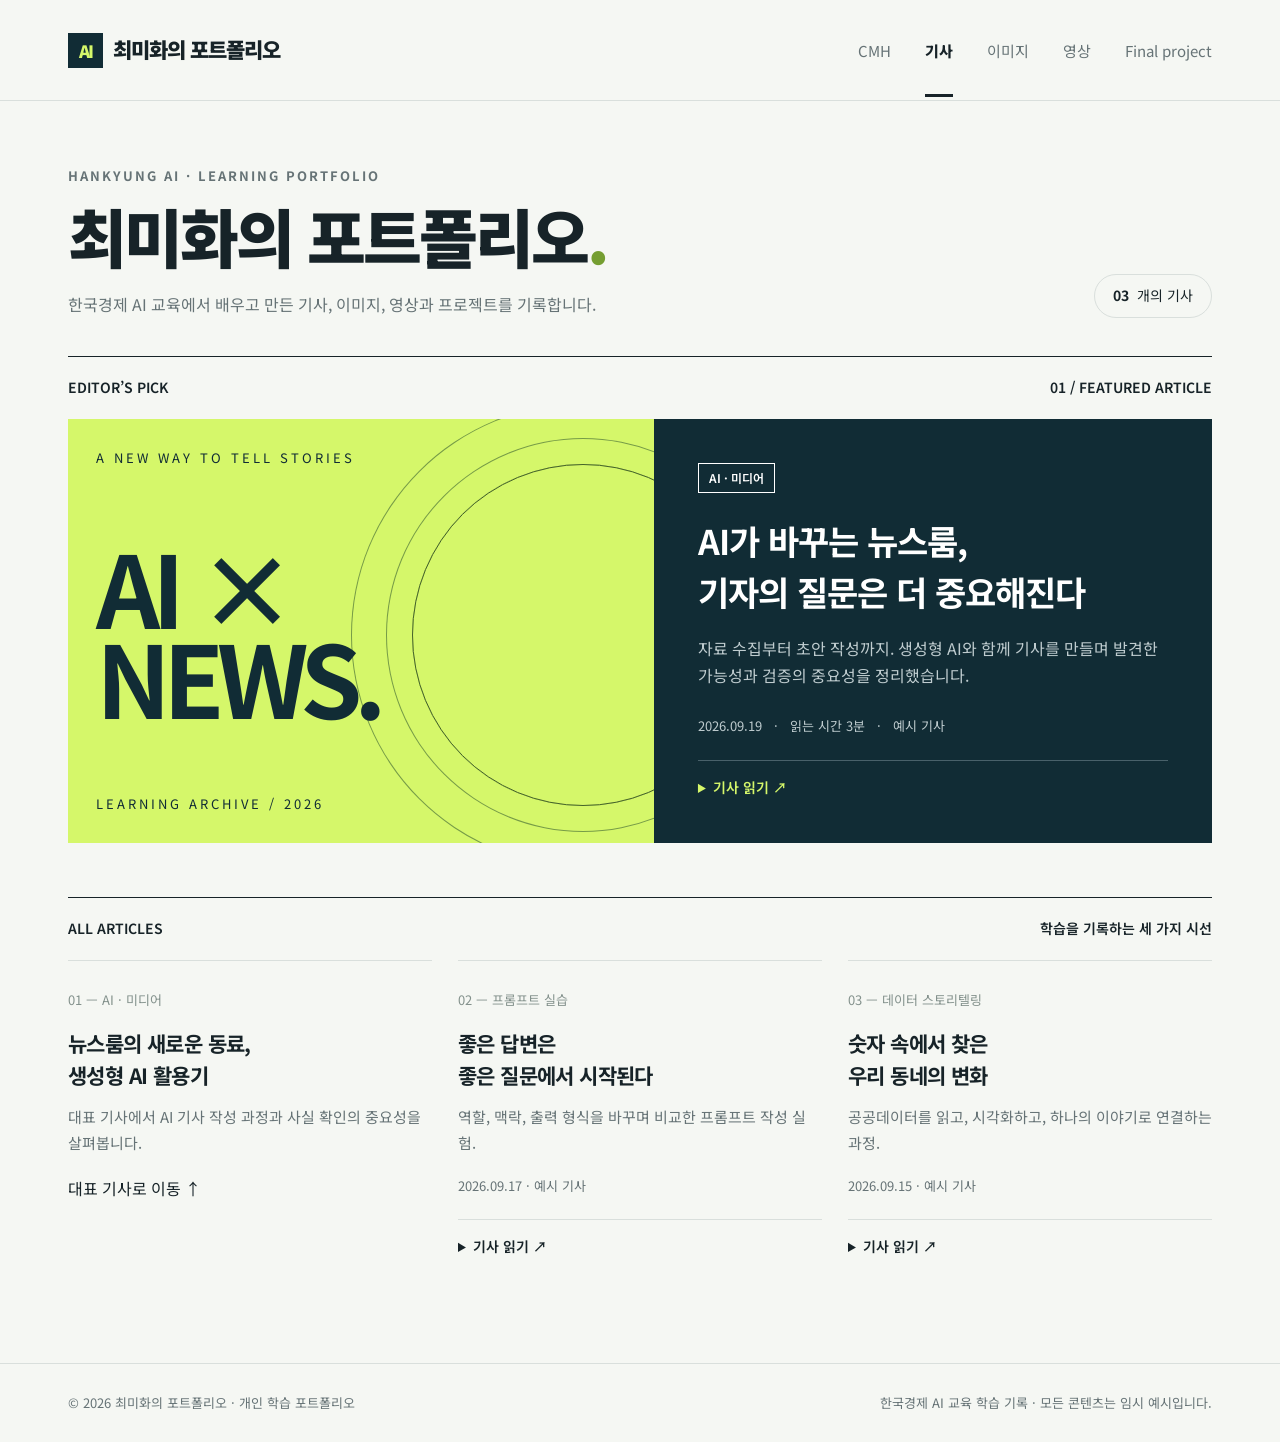
<file: index.html>
<!DOCTYPE html><html lang="ko"><head><meta charset="UTF-8"><meta name="viewport" content="width=device-width, initial-scale=1"><meta name="description" content="한국경제 AI 교육 포트폴리오 — 기사 학습 기록"><title>최미화의 포트폴리오</title><link rel="icon" type="image/svg+xml" href="data:image/svg+xml,%3Csvg xmlns='http://www.w3.org/2000/svg' viewBox='0 0 32 32'%3E%3Crect width='32' height='32' rx='6' fill='%23112c35'/%3E%3Ctext x='5' y='23' font-family='sans-serif' font-size='20' font-weight='bold' fill='%23d5f76a'%3EA%3C/text%3E%3C/svg%3E"><link rel="stylesheet" href="style.css"></head><body><a class="skip" href="#main">본문 바로가기</a><header><div class="wrap head"><a class="brand" href="index.html"><span>AI</span>최미화의 포트폴리오</a><nav aria-label="주요 메뉴"><a href="introduce.html">CMH</a><a href="article.html" aria-current="page">기사</a><a href="image.html">이미지</a><a href="video.html">영상</a><a href="final.html">Final project</a></nav></div></header><main id="main" class="wrap"><section class="intro"><div><div class="eyebrow">HANKYUNG AI · LEARNING PORTFOLIO</div><h1>최미화의 포트폴리오<span style="color:#759e31">.</span></h1><p>한국경제 AI 교육에서 배우고 만든 기사, 이미지, 영상과 프로젝트를 기록합니다.</p></div><div class="count"><b>03</b>개의 기사</div></section><div class="sectionline"><span>EDITOR’S PICK</span><span>01 / FEATURED ARTICLE</span></div><section class="feature"><div class="art" role="img" aria-label="AI와 뉴스의 만남을 표현한 라임색 타이포그래피"><span class="small">A NEW WAY TO TELL STORIES</span><strong>AI ×<br>NEWS.</strong><span class="small">LEARNING ARCHIVE / 2026</span></div><div class="feature-copy"><span class="tag">AI · 미디어</span><h2>AI가 바꾸는 뉴스룸,<br>기자의 질문은 더 중요해진다</h2><p>자료 수집부터 초안 작성까지. 생성형 AI와 함께 기사를 만들며 발견한 가능성과 검증의 중요성을 정리했습니다.</p><div class="meta">2026.09.19 &nbsp; · &nbsp; 읽는 시간 3분 &nbsp; · &nbsp; 예시 기사</div><details><summary>기사 읽기 ↗</summary><p>생성형 AI는 방대한 자료에서 핵심을 찾고 다양한 문장 구조를 제안하는 데 도움을 준다. 교육 실습에서는 같은 자료를 바탕으로 질문을 바꿔가며 기사 초안을 비교했다.</p><p>구체적인 독자와 주제를 제시할수록 초안의 방향은 선명해졌다. 하지만 자연스러운 문장이 곧 정확한 사실을 의미하지는 않았다. 숫자와 인용, 출처는 원문을 확인하는 과정이 필요했다.</p><p>이번 실습의 결론은 단순하다. AI를 활용할수록 무엇을 묻고 무엇을 검증할지 판단하는 사람의 역할이 중요해진다.</p></details></div></section><div class="sectionline"><span>ALL ARTICLES</span><span>학습을 기록하는 세 가지 시선</span></div><div class="grid"><article class="article-card"><span class="num">01 — AI · 미디어</span><h3>뉴스룸의 새로운 동료,<br>생성형 AI 활용기</h3><p>대표 기사에서 AI 기사 작성 과정과 사실 확인의 중요성을 살펴봅니다.</p><a href="#main">대표 기사로 이동 ↑</a></article><article class="article-card"><span class="num">02 — 프롬프트 실습</span><h3>좋은 답변은<br>좋은 질문에서 시작된다</h3><p>역할, 맥락, 출력 형식을 바꾸며 비교한 프롬프트 작성 실험.</p><div class="meta">2026.09.17 · 예시 기사</div><details><summary>기사 읽기 ↗</summary><p>“기사를 써줘”라는 요청에 독자와 분량, 참고 자료를 더해 보았다. 구체적인 조건을 전달하자 결과를 비교하고 수정하기 쉬워졌다. 초안을 검토한 뒤 추가 질문으로 내용을 다듬는 방식도 효과적이었다.</p></details></article><article class="article-card"><span class="num">03 — 데이터 스토리텔링</span><h3>숫자 속에서 찾은<br>우리 동네의 변화</h3><p>공공데이터를 읽고, 시각화하고, 하나의 이야기로 연결하는 과정.</p><div class="meta">2026.09.15 · 예시 기사</div><details><summary>기사 읽기 ↗</summary><p>지역별 변화 추이를 비교하는 가상의 데이터 기사 기획이다. 데이터를 해석하기 전 기준 연도와 단위, 누락 값을 확인하고, 그래프가 전달하는 메시지와 한계를 함께 설명하는 연습을 담았다.</p></details></article></div></main><footer><div class="wrap foot"><span>© 2026 최미화의 포트폴리오 · 개인 학습 포트폴리오</span><span>한국경제 AI 교육 학습 기록 · 모든 콘텐츠는 임시 예시입니다.</span></div></footer></body></html>
</file>
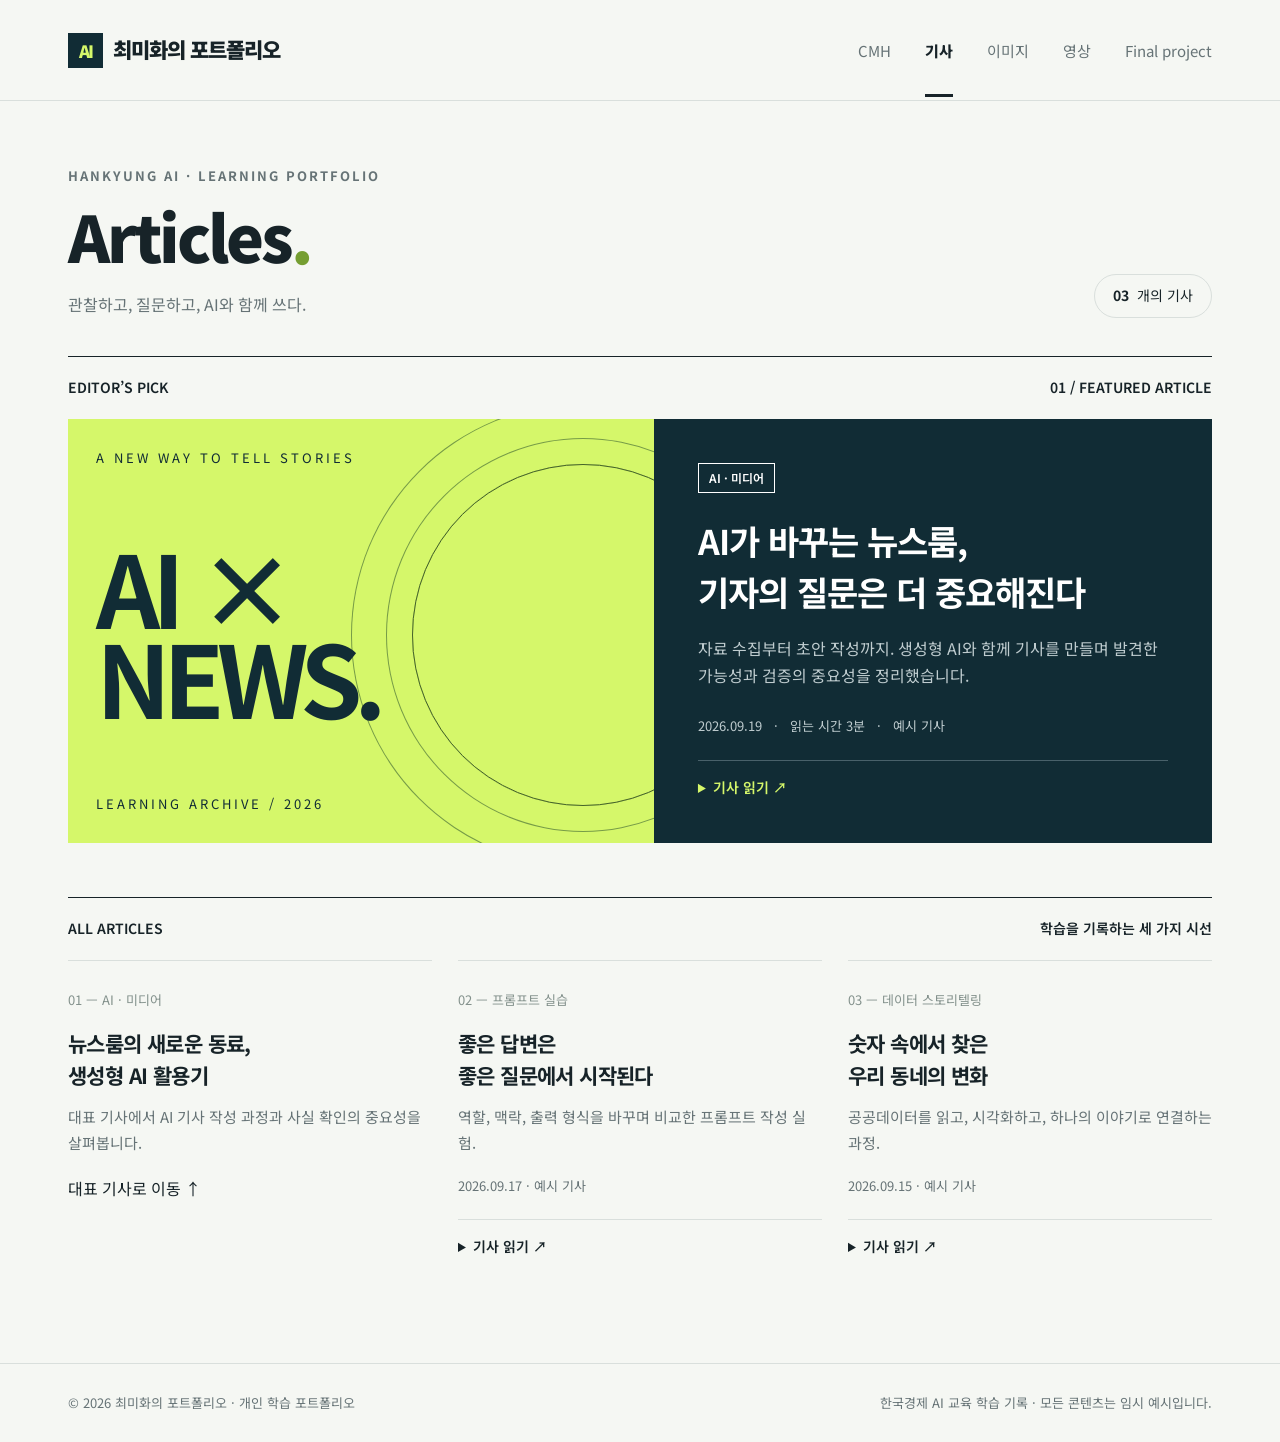
<file: article.html>
<!DOCTYPE html><html lang="ko"><head><meta charset="UTF-8"><meta name="viewport" content="width=device-width, initial-scale=1"><meta name="description" content="한국경제 AI 교육 포트폴리오 — 기사 학습 기록"><title>기사 | 최미화의 포트폴리오</title><link rel="icon" type="image/svg+xml" href="data:image/svg+xml,%3Csvg xmlns='http://www.w3.org/2000/svg' viewBox='0 0 32 32'%3E%3Crect width='32' height='32' rx='6' fill='%23112c35'/%3E%3Ctext x='5' y='23' font-family='sans-serif' font-size='20' font-weight='bold' fill='%23d5f76a'%3EA%3C/text%3E%3C/svg%3E"><link rel="stylesheet" href="style.css"></head><body><a class="skip" href="#main">본문 바로가기</a><header><div class="wrap head"><a class="brand" href="index.html"><span>AI</span>최미화의 포트폴리오</a><nav aria-label="주요 메뉴"><a href="introduce.html">CMH</a><a href="article.html" aria-current="page">기사</a><a href="image.html">이미지</a><a href="video.html">영상</a><a href="final.html">Final project</a></nav></div></header><main id="main" class="wrap"><section class="intro"><div><div class="eyebrow">HANKYUNG AI · LEARNING PORTFOLIO</div><h1>Articles<span style="color:#759e31">.</span></h1><p>관찰하고, 질문하고, AI와 함께 쓰다.</p></div><div class="count"><b>03</b>개의 기사</div></section><div class="sectionline"><span>EDITOR’S PICK</span><span>01 / FEATURED ARTICLE</span></div><section class="feature"><div class="art" role="img" aria-label="AI와 뉴스의 만남을 표현한 라임색 타이포그래피"><span class="small">A NEW WAY TO TELL STORIES</span><strong>AI ×<br>NEWS.</strong><span class="small">LEARNING ARCHIVE / 2026</span></div><div class="feature-copy"><span class="tag">AI · 미디어</span><h2>AI가 바꾸는 뉴스룸,<br>기자의 질문은 더 중요해진다</h2><p>자료 수집부터 초안 작성까지. 생성형 AI와 함께 기사를 만들며 발견한 가능성과 검증의 중요성을 정리했습니다.</p><div class="meta">2026.09.19 &nbsp; · &nbsp; 읽는 시간 3분 &nbsp; · &nbsp; 예시 기사</div><details><summary>기사 읽기 ↗</summary><p>생성형 AI는 방대한 자료에서 핵심을 찾고 다양한 문장 구조를 제안하는 데 도움을 준다. 교육 실습에서는 같은 자료를 바탕으로 질문을 바꿔가며 기사 초안을 비교했다.</p><p>구체적인 독자와 주제를 제시할수록 초안의 방향은 선명해졌다. 하지만 자연스러운 문장이 곧 정확한 사실을 의미하지는 않았다. 숫자와 인용, 출처는 원문을 확인하는 과정이 필요했다.</p><p>이번 실습의 결론은 단순하다. AI를 활용할수록 무엇을 묻고 무엇을 검증할지 판단하는 사람의 역할이 중요해진다.</p></details></div></section><div class="sectionline"><span>ALL ARTICLES</span><span>학습을 기록하는 세 가지 시선</span></div><div class="grid"><article class="article-card"><span class="num">01 — AI · 미디어</span><h3>뉴스룸의 새로운 동료,<br>생성형 AI 활용기</h3><p>대표 기사에서 AI 기사 작성 과정과 사실 확인의 중요성을 살펴봅니다.</p><a href="#main">대표 기사로 이동 ↑</a></article><article class="article-card"><span class="num">02 — 프롬프트 실습</span><h3>좋은 답변은<br>좋은 질문에서 시작된다</h3><p>역할, 맥락, 출력 형식을 바꾸며 비교한 프롬프트 작성 실험.</p><div class="meta">2026.09.17 · 예시 기사</div><details><summary>기사 읽기 ↗</summary><p>“기사를 써줘”라는 요청에 독자와 분량, 참고 자료를 더해 보았다. 구체적인 조건을 전달하자 결과를 비교하고 수정하기 쉬워졌다. 초안을 검토한 뒤 추가 질문으로 내용을 다듬는 방식도 효과적이었다.</p></details></article><article class="article-card"><span class="num">03 — 데이터 스토리텔링</span><h3>숫자 속에서 찾은<br>우리 동네의 변화</h3><p>공공데이터를 읽고, 시각화하고, 하나의 이야기로 연결하는 과정.</p><div class="meta">2026.09.15 · 예시 기사</div><details><summary>기사 읽기 ↗</summary><p>지역별 변화 추이를 비교하는 가상의 데이터 기사 기획이다. 데이터를 해석하기 전 기준 연도와 단위, 누락 값을 확인하고, 그래프가 전달하는 메시지와 한계를 함께 설명하는 연습을 담았다.</p></details></article></div></main><footer><div class="wrap foot"><span>© 2026 최미화의 포트폴리오 · 개인 학습 포트폴리오</span><span>한국경제 AI 교육 학습 기록 · 모든 콘텐츠는 임시 예시입니다.</span></div></footer></body></html>
</file>
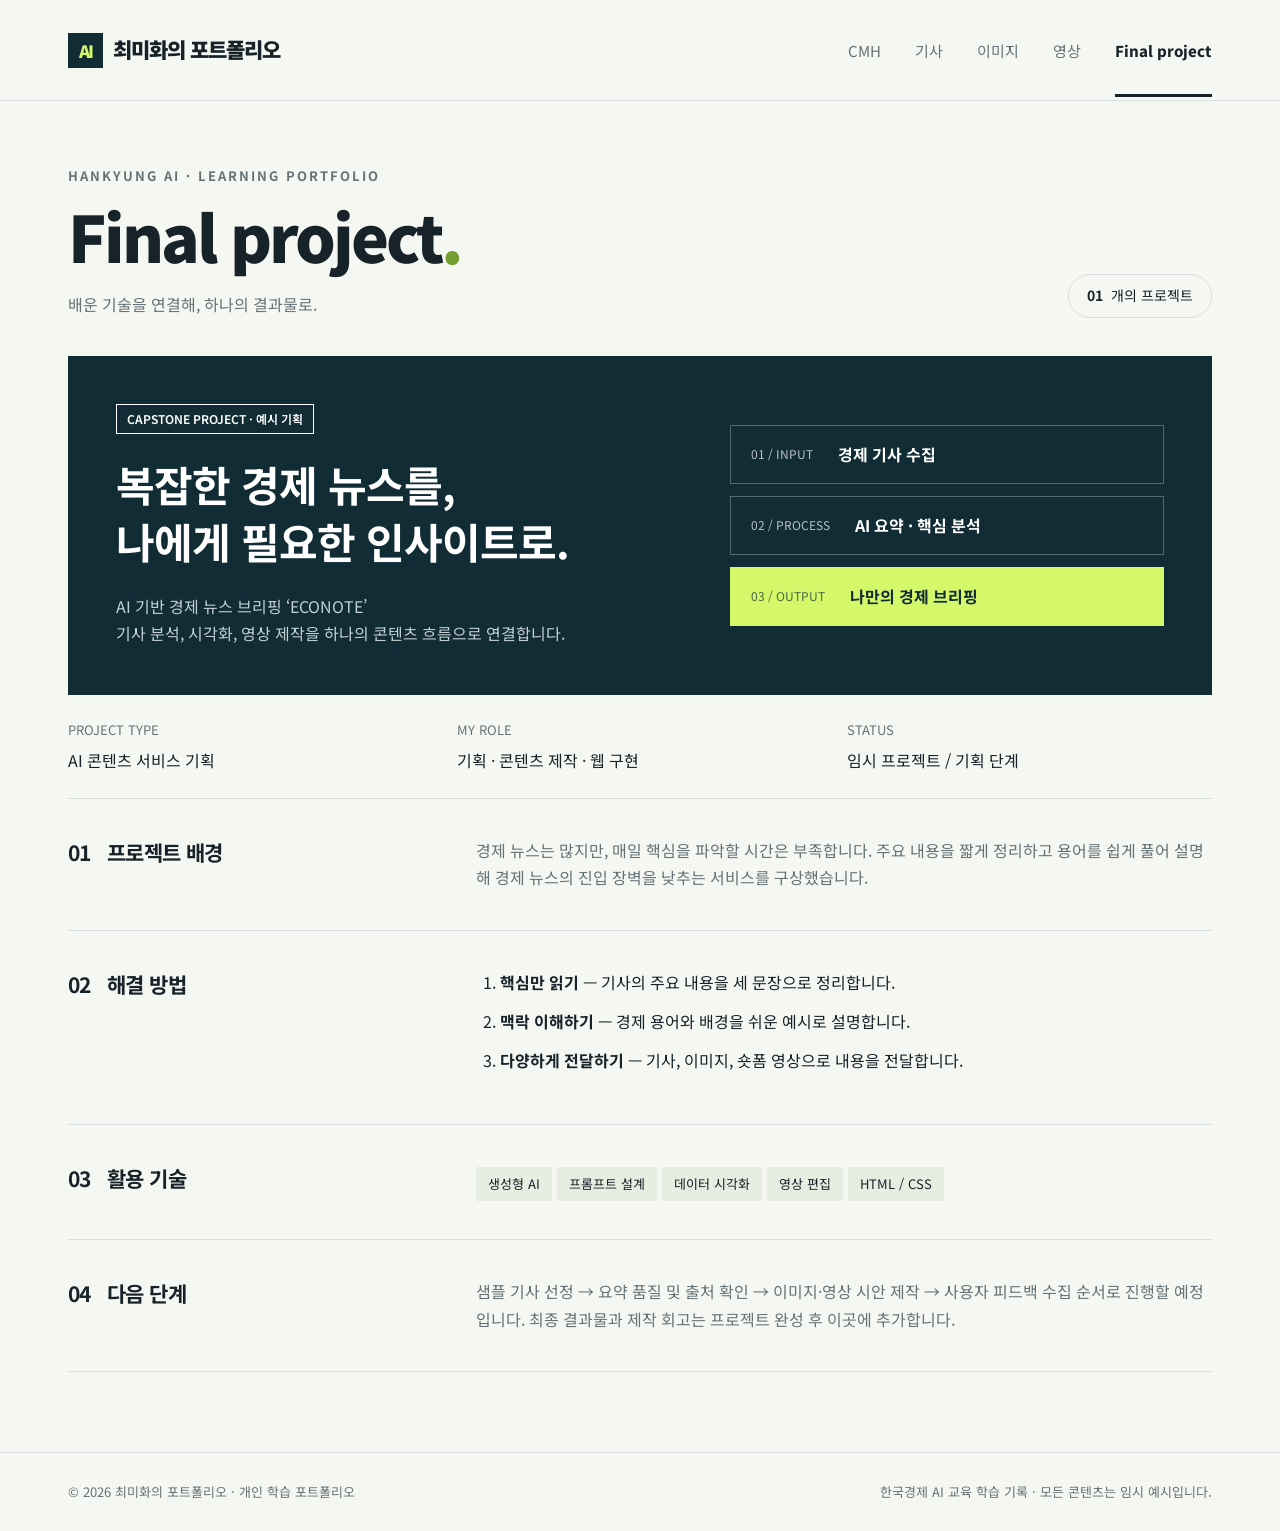
<file: final.html>
<!DOCTYPE html><html lang="ko"><head><meta charset="UTF-8"><meta name="viewport" content="width=device-width, initial-scale=1"><meta name="description" content="한국경제 AI 교육 포트폴리오 — Final project 학습 기록"><title>Final project | 최미화의 포트폴리오</title><link rel="icon" type="image/svg+xml" href="data:image/svg+xml,%3Csvg xmlns='http://www.w3.org/2000/svg' viewBox='0 0 32 32'%3E%3Crect width='32' height='32' rx='6' fill='%23112c35'/%3E%3Ctext x='5' y='23' font-family='sans-serif' font-size='20' font-weight='bold' fill='%23d5f76a'%3EA%3C/text%3E%3C/svg%3E"><link rel="stylesheet" href="style.css"></head><body><a class="skip" href="#main">본문 바로가기</a><header><div class="wrap head"><a class="brand" href="index.html"><span>AI</span>최미화의 포트폴리오</a><nav aria-label="주요 메뉴"><a href="introduce.html">CMH</a><a href="article.html">기사</a><a href="image.html">이미지</a><a href="video.html">영상</a><a href="final.html" aria-current="page">Final project</a></nav></div></header><main id="main" class="wrap"><section class="intro"><div><div class="eyebrow">HANKYUNG AI · LEARNING PORTFOLIO</div><h1>Final project<span style="color:#759e31">.</span></h1><p>배운 기술을 연결해, 하나의 결과물로.</p></div><div class="count"><b>01</b>개의 프로젝트</div></section><section class="project-banner"><div><span class="tag">CAPSTONE PROJECT · 예시 기획</span><h2>복잡한 경제 뉴스를,<br>나에게 필요한 인사이트로.</h2><p>AI 기반 경제 뉴스 브리핑 ‘ECONOTE’<br>기사 분석, 시각화, 영상 제작을 하나의 콘텐츠 흐름으로 연결합니다.</p></div><div class="project-diagram" aria-label="프로젝트 흐름"><div class="step"><span>01 / INPUT</span><b>경제 기사 수집</b></div><div class="step"><span>02 / PROCESS</span><b>AI 요약 · 핵심 분석</b></div><div class="step"><span>03 / OUTPUT</span><b>나만의 경제 브리핑</b></div></div></section><div class="project-info"><div><span>PROJECT TYPE</span>AI 콘텐츠 서비스 기획</div><div><span>MY ROLE</span>기획 · 콘텐츠 제작 · 웹 구현</div><div><span>STATUS</span>임시 프로젝트 / 기획 단계</div></div><section class="project-sections"><h3>01 &nbsp; 프로젝트 배경</h3><p>경제 뉴스는 많지만, 매일 핵심을 파악할 시간은 부족합니다. 주요 내용을 짧게 정리하고 용어를 쉽게 풀어 설명해 경제 뉴스의 진입 장벽을 낮추는 서비스를 구상했습니다.</p></section><section class="project-sections"><h3>02 &nbsp; 해결 방법</h3><ol><li><b>핵심만 읽기</b> — 기사의 주요 내용을 세 문장으로 정리합니다.</li><li><b>맥락 이해하기</b> — 경제 용어와 배경을 쉬운 예시로 설명합니다.</li><li><b>다양하게 전달하기</b> — 기사, 이미지, 숏폼 영상으로 내용을 전달합니다.</li></ol></section><section class="project-sections"><h3>03 &nbsp; 활용 기술</h3><div><span class="pill">생성형 AI</span><span class="pill">프롬프트 설계</span><span class="pill">데이터 시각화</span><span class="pill">영상 편집</span><span class="pill">HTML / CSS</span></div></section><section class="project-sections"><h3>04 &nbsp; 다음 단계</h3><p>샘플 기사 선정 → 요약 품질 및 출처 확인 → 이미지·영상 시안 제작 → 사용자 피드백 수집 순서로 진행할 예정입니다. 최종 결과물과 제작 회고는 프로젝트 완성 후 이곳에 추가합니다.</p></section></main><footer><div class="wrap foot"><span>© 2026 최미화의 포트폴리오 · 개인 학습 포트폴리오</span><span>한국경제 AI 교육 학습 기록 · 모든 콘텐츠는 임시 예시입니다.</span></div></footer></body></html>
</file>
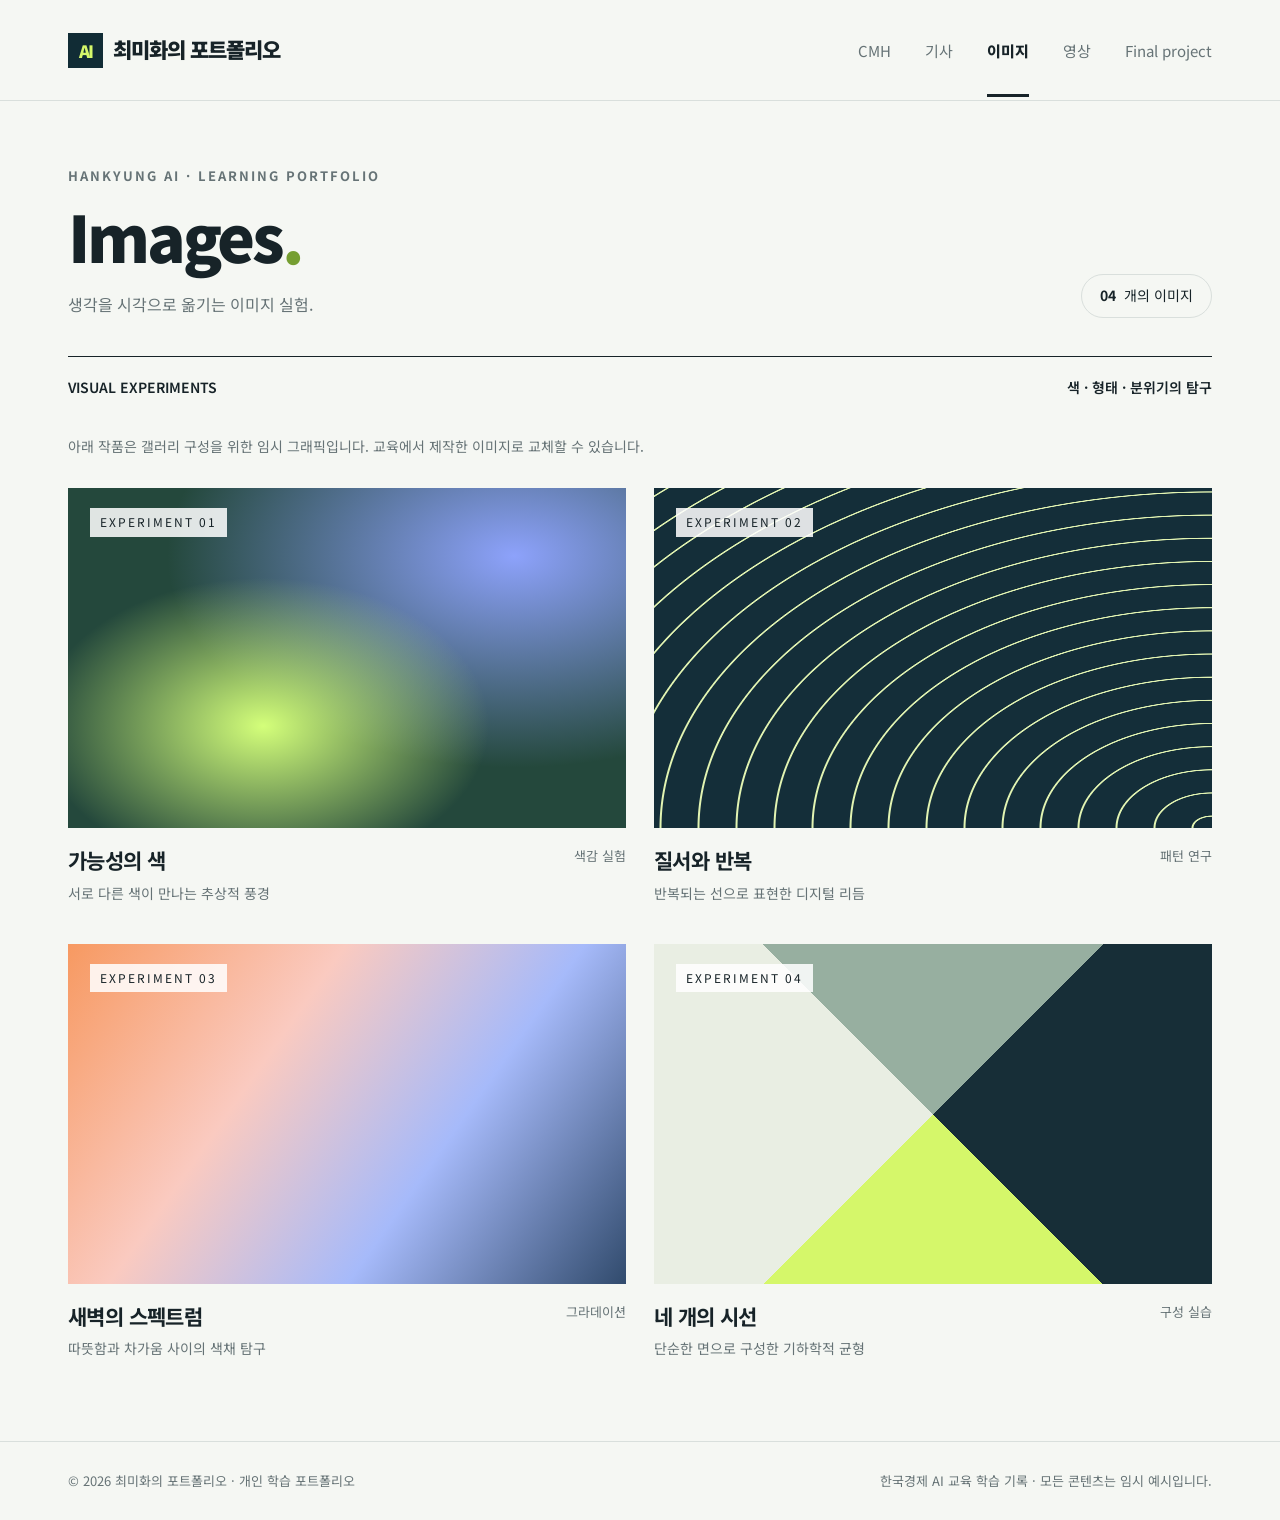
<file: image.html>
<!DOCTYPE html><html lang="ko"><head><meta charset="UTF-8"><meta name="viewport" content="width=device-width, initial-scale=1"><meta name="description" content="한국경제 AI 교육 포트폴리오 — 이미지 학습 기록"><title>이미지 | 최미화의 포트폴리오</title><link rel="icon" type="image/svg+xml" href="data:image/svg+xml,%3Csvg xmlns='http://www.w3.org/2000/svg' viewBox='0 0 32 32'%3E%3Crect width='32' height='32' rx='6' fill='%23112c35'/%3E%3Ctext x='5' y='23' font-family='sans-serif' font-size='20' font-weight='bold' fill='%23d5f76a'%3EA%3C/text%3E%3C/svg%3E"><link rel="stylesheet" href="style.css"></head><body><a class="skip" href="#main">본문 바로가기</a><header><div class="wrap head"><a class="brand" href="index.html"><span>AI</span>최미화의 포트폴리오</a><nav aria-label="주요 메뉴"><a href="introduce.html">CMH</a><a href="article.html">기사</a><a href="image.html" aria-current="page">이미지</a><a href="video.html">영상</a><a href="final.html">Final project</a></nav></div></header><main id="main" class="wrap"><section class="intro"><div><div class="eyebrow">HANKYUNG AI · LEARNING PORTFOLIO</div><h1>Images<span style="color:#759e31">.</span></h1><p>생각을 시각으로 옮기는 이미지 실험.</p></div><div class="count"><b>04</b>개의 이미지</div></section><div class="sectionline"><span>VISUAL EXPERIMENTS</span><span>색 · 형태 · 분위기의 탐구</span></div><p class="note">아래 작품은 갤러리 구성을 위한 임시 그래픽입니다. 교육에서 제작한 이미지로 교체할 수 있습니다.</p><div class="gallery"><figure><div class="visual v1" role="img" aria-label="서로 다른 색이 만나는 추상적 풍경"><span>EXPERIMENT 01</span></div><figcaption><div><h3>가능성의 색</h3><p>서로 다른 색이 만나는 추상적 풍경</p></div><span class="meta">색감 실험</span></figcaption></figure><figure><div class="visual v2" role="img" aria-label="반복되는 선으로 표현한 디지털 리듬"><span>EXPERIMENT 02</span></div><figcaption><div><h3>질서와 반복</h3><p>반복되는 선으로 표현한 디지털 리듬</p></div><span class="meta">패턴 연구</span></figcaption></figure><figure><div class="visual v3" role="img" aria-label="따뜻함과 차가움 사이의 색채 탐구"><span>EXPERIMENT 03</span></div><figcaption><div><h3>새벽의 스펙트럼</h3><p>따뜻함과 차가움 사이의 색채 탐구</p></div><span class="meta">그라데이션</span></figcaption></figure><figure><div class="visual v4" role="img" aria-label="단순한 면으로 구성한 기하학적 균형"><span>EXPERIMENT 04</span></div><figcaption><div><h3>네 개의 시선</h3><p>단순한 면으로 구성한 기하학적 균형</p></div><span class="meta">구성 실습</span></figcaption></figure></div></main><footer><div class="wrap foot"><span>© 2026 최미화의 포트폴리오 · 개인 학습 포트폴리오</span><span>한국경제 AI 교육 학습 기록 · 모든 콘텐츠는 임시 예시입니다.</span></div></footer></body></html>
</file>
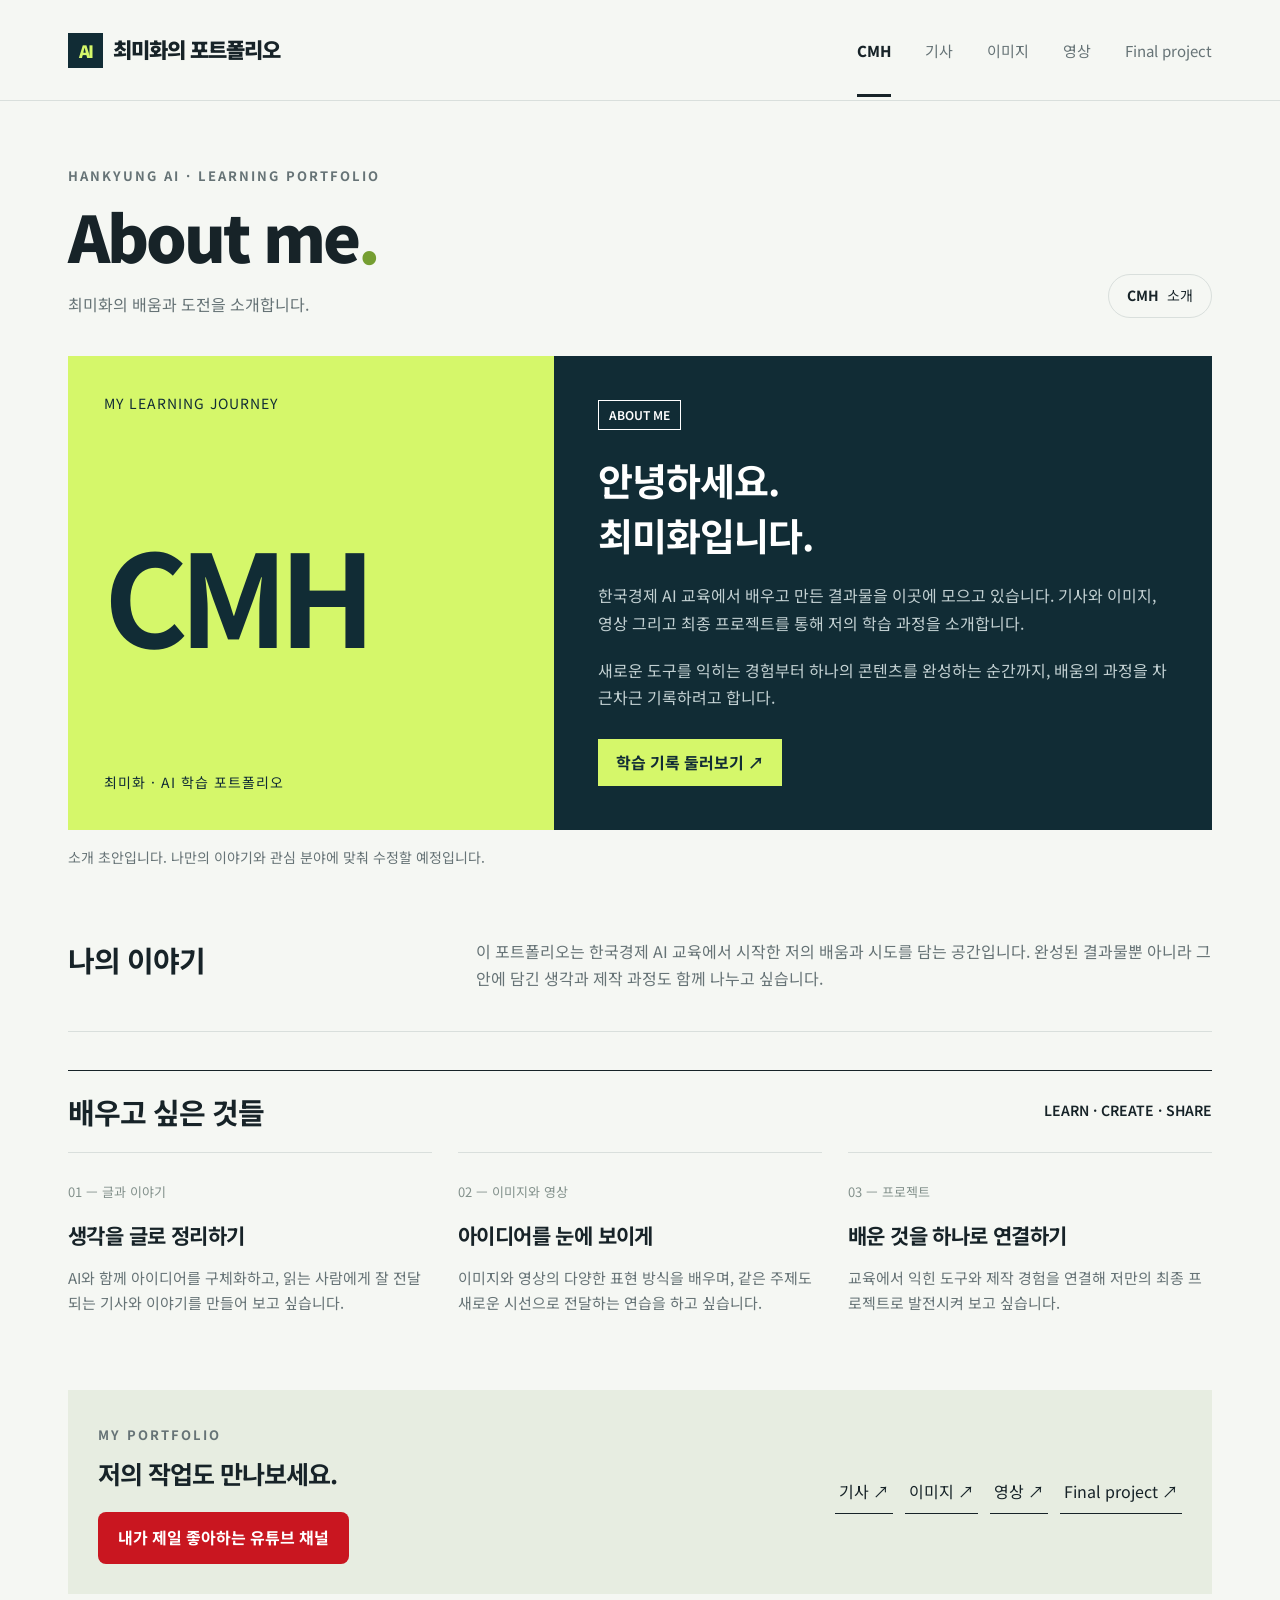
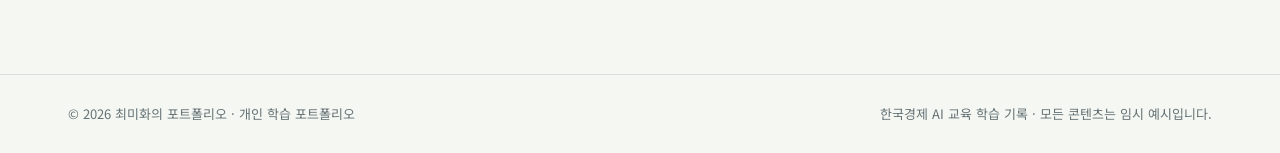
<file: introduce.html>
<!DOCTYPE html><html lang="ko"><head><meta charset="UTF-8"><meta name="viewport" content="width=device-width, initial-scale=1"><meta name="description" content="최미화의 자기소개 — 한국경제 AI 교육에서의 배움과 작업 기록"><title>CMH | 최미화의 포트폴리오</title><link rel="icon" type="image/svg+xml" href="data:image/svg+xml,%3Csvg xmlns='http://www.w3.org/2000/svg' viewBox='0 0 32 32'%3E%3Crect width='32' height='32' rx='6' fill='%23112c35'/%3E%3Ctext x='5' y='23' font-family='sans-serif' font-size='20' font-weight='bold' fill='%23d5f76a'%3EA%3C/text%3E%3C/svg%3E"><link rel="stylesheet" href="style.css"></head><body><a class="skip" href="#main">본문 바로가기</a><header><div class="wrap head"><a class="brand" href="index.html"><span>AI</span>최미화의 포트폴리오</a><nav aria-label="주요 메뉴"><a href="introduce.html" aria-current="page">CMH</a><a href="article.html">기사</a><a href="image.html">이미지</a><a href="video.html">영상</a><a href="final.html">Final project</a></nav></div></header><main id="main" class="wrap"><section class="intro"><div><div class="eyebrow">HANKYUNG AI · LEARNING PORTFOLIO</div><h1>About me<span style="color:#759e31">.</span></h1><p>최미화의 배움과 도전을 소개합니다.</p></div><div class="count"><b>CMH</b>소개</div></section>
<section class="about-hero" aria-labelledby="about-heading">
  <div class="about-monogram" aria-label="CMH, 최미화"><span>MY LEARNING JOURNEY</span><strong>CMH</strong><span>최미화 · AI 학습 포트폴리오</span></div>
  <div class="about-copy"><span class="tag">ABOUT ME</span><h2 id="about-heading">안녕하세요.<br>최미화입니다.</h2><p>한국경제 AI 교육에서 배우고 만든 결과물을 이곳에 모으고 있습니다. 기사와 이미지, 영상 그리고 최종 프로젝트를 통해 저의 학습 과정을 소개합니다.</p><p>새로운 도구를 익히는 경험부터 하나의 콘텐츠를 완성하는 순간까지, 배움의 과정을 차근차근 기록하려고 합니다.</p><a class="about-link" href="article.html">학습 기록 둘러보기 ↗</a></div>
</section>
<p class="note">소개 초안입니다. 나만의 이야기와 관심 분야에 맞춰 수정할 예정입니다.</p>
<section class="project-sections"><h2>나의 이야기</h2><div><p>이 포트폴리오는 한국경제 AI 교육에서 시작한 저의 배움과 시도를 담는 공간입니다. 완성된 결과물뿐 아니라 그 안에 담긴 생각과 제작 과정도 함께 나누고 싶습니다.</p></div></section>
<section class="about-interests" aria-labelledby="interests-heading"><div class="sectionline"><h2 id="interests-heading">배우고 싶은 것들</h2><span>LEARN · CREATE · SHARE</span></div><div class="grid"><article class="article-card"><span class="num">01 — 글과 이야기</span><h3>생각을 글로 정리하기</h3><p>AI와 함께 아이디어를 구체화하고, 읽는 사람에게 잘 전달되는 기사와 이야기를 만들어 보고 싶습니다.</p></article><article class="article-card"><span class="num">02 — 이미지와 영상</span><h3>아이디어를 눈에 보이게</h3><p>이미지와 영상의 다양한 표현 방식을 배우며, 같은 주제도 새로운 시선으로 전달하는 연습을 하고 싶습니다.</p></article><article class="article-card"><span class="num">03 — 프로젝트</span><h3>배운 것을 하나로 연결하기</h3><p>교육에서 익힌 도구와 제작 경험을 연결해 저만의 최종 프로젝트로 발전시켜 보고 싶습니다.</p></article></div></section>
<section class="about-closing"><div><span class="eyebrow">MY PORTFOLIO</span><h2>저의 작업도 만나보세요.</h2><a class="youtube-button" href="https://www.youtube.com/@gogo.01">내가 제일 좋아하는 유튜브 채널</a></div><div class="about-links"><a href="article.html">기사 ↗</a><a href="image.html">이미지 ↗</a><a href="video.html">영상 ↗</a><a href="final.html">Final project ↗</a></div></section></main><footer><div class="wrap foot"><span>© 2026 최미화의 포트폴리오 · 개인 학습 포트폴리오</span><span>한국경제 AI 교육 학습 기록 · 모든 콘텐츠는 임시 예시입니다.</span></div></footer></body></html>
</file>
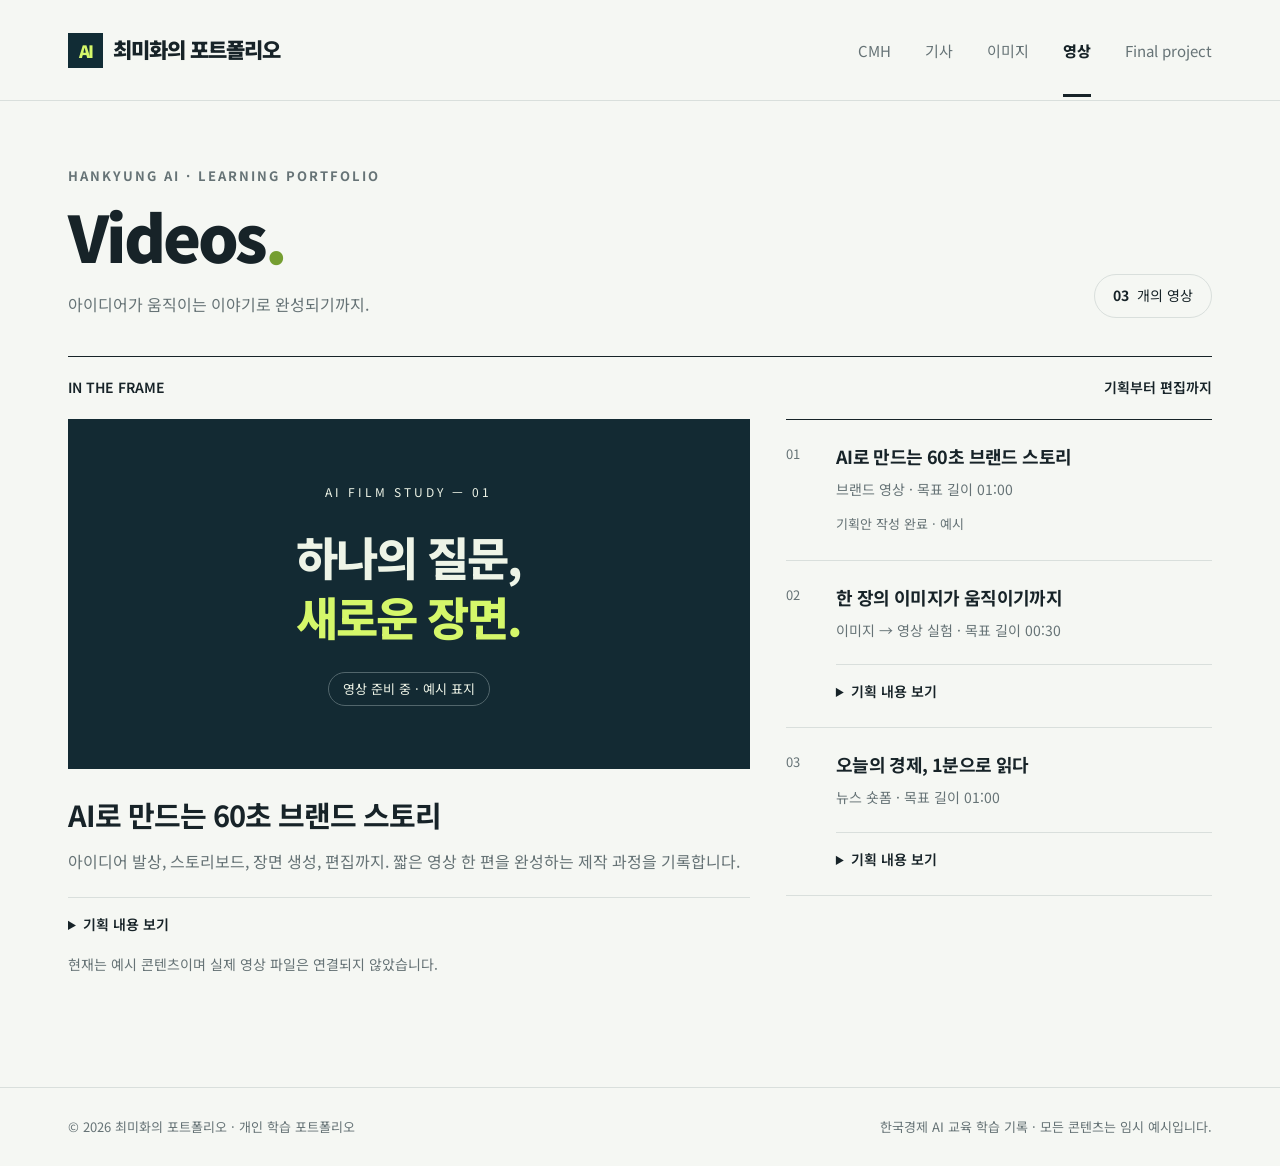
<file: video.html>
<!DOCTYPE html><html lang="ko"><head><meta charset="UTF-8"><meta name="viewport" content="width=device-width, initial-scale=1"><meta name="description" content="한국경제 AI 교육 포트폴리오 — 영상 학습 기록"><title>영상 | 최미화의 포트폴리오</title><link rel="icon" type="image/svg+xml" href="data:image/svg+xml,%3Csvg xmlns='http://www.w3.org/2000/svg' viewBox='0 0 32 32'%3E%3Crect width='32' height='32' rx='6' fill='%23112c35'/%3E%3Ctext x='5' y='23' font-family='sans-serif' font-size='20' font-weight='bold' fill='%23d5f76a'%3EA%3C/text%3E%3C/svg%3E"><link rel="stylesheet" href="style.css"></head><body><a class="skip" href="#main">본문 바로가기</a><header><div class="wrap head"><a class="brand" href="index.html"><span>AI</span>최미화의 포트폴리오</a><nav aria-label="주요 메뉴"><a href="introduce.html">CMH</a><a href="article.html">기사</a><a href="image.html">이미지</a><a href="video.html" aria-current="page">영상</a><a href="final.html">Final project</a></nav></div></header><main id="main" class="wrap"><section class="intro"><div><div class="eyebrow">HANKYUNG AI · LEARNING PORTFOLIO</div><h1>Videos<span style="color:#759e31">.</span></h1><p>아이디어가 움직이는 이야기로 완성되기까지.</p></div><div class="count"><b>03</b>개의 영상</div></section><div class="sectionline"><span>IN THE FRAME</span><span>기획부터 편집까지</span></div><div class="video-layout"><section class="video-main"><div class="screen"><div><div class="label">AI FILM STUDY — 01</div><div class="screen-title">하나의 질문,<br><em>새로운 장면.</em></div><span class="badge">영상 준비 중 · 예시 표지</span></div></div><h2>AI로 만드는 60초 브랜드 스토리</h2><p>아이디어 발상, 스토리보드, 장면 생성, 편집까지. 짧은 영상 한 편을 완성하는 제작 과정을 기록합니다.</p><details><summary>기획 내용 보기</summary><p>도입 10초에는 질문을, 전개 35초에는 세 가지 장면을, 마지막 15초에는 핵심 메시지를 배치합니다. 생성한 장면 사이의 색감과 움직임을 맞추는 것이 이번 실습의 목표입니다.</p></details><p class="note">현재는 예시 콘텐츠이며 실제 영상 파일은 연결되지 않았습니다.</p></section><aside class="playlist" aria-label="영상 목록"><div class="episode"><span>01</span><div><h3>AI로 만드는 60초 브랜드 스토리</h3><p>브랜드 영상 · 목표 길이 01:00</p><span class="meta">기획안 작성 완료 · 예시</span></div></div><div class="episode"><span>02</span><div><h3>한 장의 이미지가 움직이기까지</h3><p>이미지 → 영상 실험 · 목표 길이 00:30</p><details><summary>기획 내용 보기</summary><p>정지 이미지에 카메라 이동을 더하고, 움직임의 강도에 따른 결과를 비교하는 실습입니다.</p></details></div></div><div class="episode"><span>03</span><div><h3>오늘의 경제, 1분으로 읽다</h3><p>뉴스 숏폼 · 목표 길이 01:00</p><details><summary>기획 내용 보기</summary><p>하나의 경제 개념을 쉬운 예시와 자막으로 설명합니다. 대본의 정확성과 화면의 가독성을 함께 점검합니다.</p></details></div></div></aside></div></main><footer><div class="wrap foot"><span>© 2026 최미화의 포트폴리오 · 개인 학습 포트폴리오</span><span>한국경제 AI 교육 학습 기록 · 모든 콘텐츠는 임시 예시입니다.</span></div></footer></body></html>
</file>
<file: style.css>
@import url('https://fonts.googleapis.com/css2?family=Noto+Sans+KR:wght@400;500;600;700;800;900&display=swap');
:root{--ink:#172328;--muted:#667376;--line:#d9dfdc;--paper:#f5f7f3;--lime:#d5f76a;--navy:#112c35}*{box-sizing:border-box}body{margin:0;background:var(--paper);color:var(--ink);font-family:'Noto Sans KR',sans-serif;font-size:16px;line-height:1.7}a{color:inherit;text-decoration:none}button{font:inherit}a:focus-visible,summary:focus-visible{outline:3px solid #638521;outline-offset:6px}.wrap{max-width:1240px;margin:auto;padding:0 48px}header{border-bottom:1px solid var(--line)}.head{min-height:100px;display:flex;justify-content:space-between;align-items:center;gap:30px}.brand{font-size:21px;font-weight:900;letter-spacing:-1px}.brand span{display:inline-grid;place-items:center;width:35px;height:35px;background:var(--navy);color:var(--lime);margin-right:10px;font-size:17px;letter-spacing:-2px}nav{display:flex;gap:34px}nav a{padding:35px 0 30px;color:var(--muted);font-size:15px}nav a[aria-current]{color:var(--ink);font-weight:800;border-bottom:3px solid var(--ink)}.intro{padding:64px 0 38px;display:flex;justify-content:space-between;align-items:end;gap:24px}.eyebrow{font-size:13px;letter-spacing:2px;font-weight:700;text-transform:uppercase;color:var(--muted)}h1{font-size:64px;line-height:1.15;letter-spacing:-3px;margin:12px 0 18px;font-weight:900}h2,h3,p{margin:0}h2{font-size:29px;line-height:1.5;letter-spacing:-1px}h3{font-size:21px;line-height:1.5;letter-spacing:-.6px}.intro p{color:var(--muted)}.count{white-space:nowrap;font-size:14px;border:1px solid var(--line);border-radius:30px;padding:9px 18px}.count b{margin-right:8px}.sectionline{display:flex;justify-content:space-between;border-top:1px solid var(--ink);padding:19px 0;font-size:14px;font-weight:600}.feature{display:grid;grid-template-columns:1.05fr 1fr;background:var(--navy);color:white;margin-bottom:54px}.feature-copy{padding:44px}.tag{display:inline-block;padding:4px 10px;font-size:12px;font-weight:600;border:1px solid currentColor;margin-bottom:22px}.feature h2{font-size:34px}.feature p{color:#bfcccf;margin:18px 0 26px}.meta{font-size:13px;color:var(--muted)}.feature .meta{color:#bfcccf}.art{min-height:320px;position:relative;overflow:hidden;background:#d5f76a;display:flex;flex-direction:column;justify-content:space-between;padding:28px;color:var(--navy)}.art strong{font-size:100px;line-height:.9;letter-spacing:-8px;z-index:1}.art .small{font-size:13px;letter-spacing:3px}.art:after{content:'';position:absolute;width:340px;height:340px;border:1px solid #446229;border-radius:50%;right:-100px;top:45px;box-shadow:0 0 0 25px #d5f76a,0 0 0 26px #769b47,0 0 0 60px #d5f76a,0 0 0 61px #769b47}.grid{display:grid;grid-template-columns:repeat(3,1fr);gap:26px}.article-card{padding:24px 0;border-top:1px solid var(--line)}.article-card .num{color:#83918c;font-size:13px}.article-card h3{margin:16px 0 13px}.article-card p{font-size:15px;color:var(--muted);margin-bottom:20px}details{margin-top:22px;border-top:1px solid var(--line);padding-top:15px}summary{cursor:pointer;font-size:14px;font-weight:600}details p{margin-top:16px!important}.feature details{border-color:#49616a}.feature summary{color:var(--lime)}footer{margin-top:80px;padding:28px 0;border-top:1px solid var(--line);font-size:13px;color:var(--muted)}.foot{display:flex;justify-content:space-between;gap:20px}.gallery{display:grid;grid-template-columns:repeat(2,1fr);gap:38px 28px}.gallery figure{margin:0}.visual{height:340px;overflow:hidden;position:relative}.v1{background:radial-gradient(ellipse at 35% 70%,#d4ff7a 0,transparent 44%),radial-gradient(ellipse at 80% 20%,#8da2fb 0,transparent 55%),#24483c}.v2{background:repeating-radial-gradient(ellipse at 100% 100%,#142e39 0 18px,#e2f4b2 19px 20px,#142e39 21px 38px)}.v3{background:linear-gradient(125deg,#f79961 0%,#facac0 35%,#a6bafa 65%,#314b6d 100%)}.v4{background:conic-gradient(from 45deg at 50% 50%,#172e37 0 25%,#d5f76a 0 50%,#e9eee3 0 75%,#97afa0 0)}.visual span{position:absolute;left:22px;top:20px;font-size:12px;letter-spacing:2px;background:#ffffffdb;padding:4px 10px}.gallery figcaption{padding-top:17px;display:flex;justify-content:space-between;gap:15px}.gallery figcaption p{font-size:14px;color:var(--muted);margin-top:5px}.note{font-size:14px;color:var(--muted);padding:16px 0 30px}.screen{background:#132a33;min-height:350px;display:grid;place-items:center;text-align:center;color:#eef4e7;padding:36px}.screen .screen-title{font-size:46px;letter-spacing:-2px;font-weight:800;line-height:1.3}.screen .screen-title em{font-style:normal;color:var(--lime)}.screen .label{font-size:12px;letter-spacing:3px;margin-bottom:25px}.screen .badge{display:inline-block;font-size:13px;border:1px solid #52666c;border-radius:24px;padding:5px 14px;margin-top:25px}.video-layout{display:grid;grid-template-columns:1.6fr 1fr;gap:36px}.video-main h2{margin:24px 0 12px}.video-main p{color:var(--muted)}.playlist{border-top:1px solid var(--ink)}.episode{padding:23px 0;border-bottom:1px solid var(--line);display:grid;grid-template-columns:35px 1fr;gap:15px}.episode>span{font-size:13px;color:var(--muted)}.episode h3{font-size:18px}.episode p{font-size:14px;color:var(--muted);margin:8px 0}.project-banner{padding:48px;background:var(--navy);color:white;display:grid;grid-template-columns:1.3fr 1fr;gap:50px}.project-banner h2{font-size:42px;line-height:1.35;margin-bottom:23px}.project-banner p{color:#c2d0d2}.project-diagram{display:flex;flex-direction:column;justify-content:center;gap:12px}.step{padding:15px 20px;border:1px solid #526870;display:flex;gap:25px;align-items:center}.step:last-child{background:var(--lime);color:var(--navy);border-color:var(--lime)}.step span{font-size:12px;opacity:.7}.project-info{display:grid;grid-template-columns:repeat(3,1fr);border-bottom:1px solid var(--line);padding:24px 0;gap:24px}.project-info span{display:block;font-size:13px;color:var(--muted);margin-bottom:6px}.project-sections{display:grid;grid-template-columns:1fr 2fr;gap:40px;padding:38px 0;border-bottom:1px solid var(--line)}.project-sections p{color:var(--muted)}.project-sections ol{margin:0;padding-left:24px}.project-sections li{padding-bottom:12px}.pill{font-size:13px;padding:6px 12px;background:#e7ede1;display:inline-block;margin:4px 5px 0 0}.skip{position:absolute;left:15px;top:-100px;background:white;padding:10px;z-index:10}.skip:focus{top:10px}@media(max-width:800px){.wrap{padding:0 24px}.head{flex-direction:column;align-items:start;gap:10px;padding-top:23px}nav{width:100%;justify-content:space-between;gap:10px}nav a{padding:12px 0 17px;font-size:14px}.intro{padding:42px 0 28px}h1{font-size:46px}.feature,.video-layout,.project-banner{grid-template-columns:1fr}.feature-copy{padding:28px}.feature h2{font-size:28px}.art{min-height:260px}.grid{grid-template-columns:1fr}.gallery{gap:28px 18px}.visual{height:260px}.project-banner{padding:28px;gap:25px}.project-banner h2{font-size:32px}.project-sections{grid-template-columns:1fr;gap:20px}.screen .screen-title{font-size:37px}}@media(max-width:480px){.intro{display:block}.count{display:inline-block;margin-top:20px}.gallery{grid-template-columns:1fr}.visual{height:310px}.foot{flex-direction:column;gap:4px}.project-info{grid-template-columns:1fr;gap:16px}h1{font-size:40px}.intro p{font-size:15px}.brand{font-size:19px}}
/* CMH introduction */
nav{flex-wrap:wrap}nav a{white-space:nowrap}.brand{flex-shrink:0}.about-hero{display:grid;grid-template-columns:.85fr 1.15fr;background:var(--navy);color:white}.about-monogram{min-height:380px;background:var(--lime);color:var(--navy);padding:36px;display:flex;flex-direction:column;justify-content:space-between}.about-monogram strong{font-size:clamp(4rem,10vw,8rem);line-height:1.1;letter-spacing:-.07em}.about-monogram span{font-size:14px;letter-spacing:1px}.about-copy{padding:44px}.about-copy h2{font-size:38px;line-height:1.45}.about-copy p{color:#c2d0d2;margin-top:20px}.about-link{display:inline-block;margin-top:28px;padding:10px 18px;background:var(--lime);color:var(--navy);font-weight:700}.about-interests{padding-top:38px}.about-interests .sectionline{align-items:center;gap:16px;flex-wrap:wrap}.about-closing{margin-top:30px;padding:30px;background:#e7ede1;display:flex;align-items:center;justify-content:space-between;gap:24px}.about-closing h2{margin-top:8px;font-size:25px}.about-links{display:flex;gap:12px;flex-wrap:wrap}.about-links a{border-bottom:1px solid var(--ink);padding:8px 4px}.about-hero a:hover,.about-links a:hover{opacity:.8}@media(max-width:1000px){.head{flex-wrap:wrap;gap:10px;padding-top:20px}nav{column-gap:24px}}@media(max-width:800px){.about-hero{grid-template-columns:1fr}.about-monogram{min-height:250px;padding:28px}.about-monogram strong{font-size:5.5rem}.about-copy{padding:28px}.about-copy h2{font-size:30px}.about-closing{align-items:flex-start;flex-direction:column}nav{column-gap:16px}}@media(max-width:380px){nav{justify-content:flex-start}nav a{padding:8px 0}.about-monogram{padding:22px}.about-copy{padding:22px}}
.youtube-button{display:inline-block;margin-top:20px;padding:13px 20px;border-radius:8px;background:#c91620;color:#fff;font-size:16px;font-weight:700;text-align:center;line-height:1.6;overflow-wrap:anywhere}.youtube-button:hover{background:#a80f18}.youtube-button:focus-visible{outline:3px solid #172328;outline-offset:4px}
</file>
